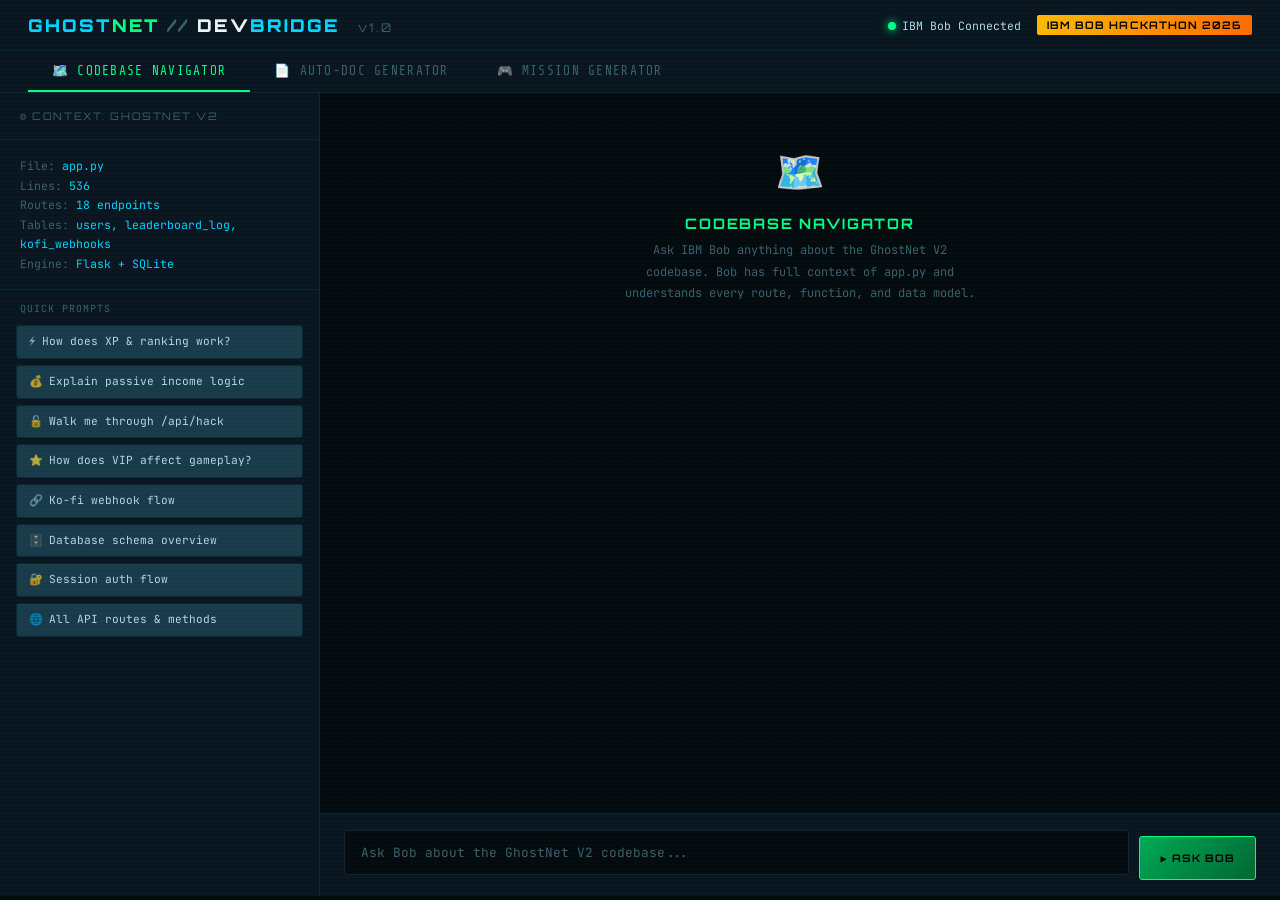
<file: devbridge.html>
<!DOCTYPE html>
<html lang="en">
<head>
<meta charset="UTF-8"/>
<meta name="viewport" content="width=device-width, initial-scale=1.0"/>
<title>GhostNet DevBridge — IBM Bob Hackathon 2026</title>
<link href="https://fonts.googleapis.com/css2?family=Share+Tech+Mono&family=Orbitron:wght@400;700;900&family=JetBrains+Mono:wght@300;400;600&display=swap" rel="stylesheet"/>
<style>
  :root {
    --bg:       #050a0e;
    --surface:  #0a1520;
    --border:   #0d2535;
    --green:    #00ff88;
    --cyan:     #00d4ff;
    --pink:     #ff2d6b;
    --amber:    #ffb800;
    --dim:      #1a3a4a;
    --muted:    #3a6070;
    --text:     #b0d8e8;
    --white:    #e8f4f8;
  }

  * { margin:0; padding:0; box-sizing:border-box; }

  body {
    background: var(--bg);
    color: var(--text);
    font-family: 'JetBrains Mono', monospace;
    min-height: 100vh;
    overflow-x: hidden;
  }

  /* scanline overlay */
  body::before {
    content:'';
    position:fixed; inset:0;
    background: repeating-linear-gradient(
      0deg, transparent, transparent 2px,
      rgba(0,255,136,0.015) 2px, rgba(0,255,136,0.015) 4px
    );
    pointer-events:none; z-index:9999;
  }

  /* ── HEADER ── */
  header {
    display:flex; align-items:center; justify-content:space-between;
    padding: 14px 28px;
    background: var(--surface);
    border-bottom: 1px solid var(--border);
    position: sticky; top:0; z-index:100;
  }

  .logo {
    font-family:'Orbitron', monospace;
    font-weight:900; font-size:1.1rem;
    letter-spacing:.12em;
  }
  .logo span.g { color: var(--cyan); }
  .logo span.n { color: var(--green); }
  .logo span.db { color: var(--muted); font-weight:400; font-size:.75rem; margin-left:10px; }

  .badge {
    font-size:.65rem; letter-spacing:.1em;
    background: linear-gradient(90deg,#ffb800,#ff6b00);
    color:#000; padding:3px 10px; border-radius:2px;
    font-family:'Orbitron',monospace; font-weight:700;
  }

  .status-dot {
    width:8px; height:8px; border-radius:50%;
    background:var(--green);
    box-shadow:0 0 8px var(--green);
    display:inline-block; margin-right:6px;
    animation: pulse 2s infinite;
  }
  @keyframes pulse { 0%,100%{opacity:1} 50%{opacity:.3} }

  /* ── TABS ── */
  .tabs {
    display:flex; gap:0;
    border-bottom:1px solid var(--border);
    background: var(--surface);
    padding: 0 28px;
  }

  .tab {
    padding:12px 24px; cursor:pointer;
    font-family:'Share Tech Mono',monospace;
    font-size:.8rem; letter-spacing:.1em; text-transform:uppercase;
    color: var(--muted); border:none; background:none;
    border-bottom:2px solid transparent;
    transition: all .2s; position:relative;
  }
  .tab:hover { color:var(--text); }
  .tab.active { color:var(--green); border-bottom-color:var(--green); }
  .tab .tab-icon { margin-right:8px; }

  /* ── LAYOUT ── */
  .container {
    display:grid; grid-template-columns:320px 1fr;
    height: calc(100vh - 97px);
  }

  /* ── SIDEBAR ── */
  .sidebar {
    background: var(--surface);
    border-right:1px solid var(--border);
    display:flex; flex-direction:column;
    overflow:hidden;
  }

  .sidebar-title {
    padding:16px 20px;
    font-family:'Orbitron',monospace;
    font-size:.65rem; letter-spacing:.15em;
    color:var(--muted); text-transform:uppercase;
    border-bottom:1px solid var(--border);
  }

  .context-info {
    padding:16px 20px;
    border-bottom:1px solid var(--border);
    font-size:.72rem; line-height:1.7;
  }
  .context-info .label { color:var(--muted); }
  .context-info .val { color:var(--cyan); }

  .quick-prompts { padding:12px 16px; flex:1; overflow-y:auto; }
  .quick-title {
    font-size:.62rem; color:var(--muted);
    letter-spacing:.1em; text-transform:uppercase;
    margin-bottom:10px; padding-left:4px;
  }

  .prompt-chip {
    display:block; width:100%;
    text-align:left; background:var(--dim);
    border:1px solid var(--border); color:var(--text);
    padding:8px 12px; margin-bottom:6px;
    font-family:'JetBrains Mono',monospace; font-size:.7rem;
    cursor:pointer; border-radius:3px;
    transition:all .15s; line-height:1.4;
  }
  .prompt-chip:hover {
    border-color:var(--cyan); color:var(--cyan);
    background: rgba(0,212,255,.07);
  }
  .prompt-chip .chip-icon { margin-right:6px; opacity:.7; }

  /* ── MAIN PANEL ── */
  .main {
    display:flex; flex-direction:column;
    background:var(--bg);
    overflow:hidden;
  }

  .panel { display:none; flex:1; flex-direction:column; overflow:hidden; }
  .panel.active { display:flex; }

  /* ── CHAT / OUTPUT ── */
  .output-area {
    flex:1; overflow-y:auto; padding:24px 28px;
    scroll-behavior:smooth;
  }

  .output-area::-webkit-scrollbar { width:4px; }
  .output-area::-webkit-scrollbar-track { background:transparent; }
  .output-area::-webkit-scrollbar-thumb { background:var(--dim); border-radius:2px; }

  .msg {
    margin-bottom:20px; animation: fadeIn .3s ease;
  }
  @keyframes fadeIn { from{opacity:0;transform:translateY(8px)} to{opacity:1;transform:translateY(0)} }

  .msg-user {
    display:flex; justify-content:flex-end;
  }
  .msg-user .bubble {
    background:var(--dim); border:1px solid var(--border);
    color:var(--white); padding:10px 16px;
    border-radius:3px 3px 0 3px; font-size:.8rem;
    max-width:70%; line-height:1.6;
  }

  .msg-bot { display:flex; gap:12px; align-items:flex-start; }
  .bot-avatar {
    width:32px; height:32px; flex-shrink:0;
    background:linear-gradient(135deg,#003a1a,#001a0d);
    border:1px solid var(--green); border-radius:3px;
    display:flex; align-items:center; justify-content:center;
    font-size:.75rem; color:var(--green);
    font-family:'Orbitron',monospace; font-weight:700;
  }
  .msg-bot .bubble {
    background:var(--surface); border:1px solid var(--border);
    color:var(--text); padding:14px 18px;
    border-radius:0 3px 3px 3px; font-size:.78rem;
    max-width:85%; line-height:1.8; flex:1;
  }

  .msg-bot .bubble pre {
    background:#020a0f; border:1px solid var(--border);
    padding:12px; margin:10px 0; border-radius:3px;
    overflow-x:auto; font-size:.72rem;
    color:var(--green); line-height:1.6;
  }

  .msg-bot .bubble code {
    background:#020a0f; color:var(--amber);
    padding:1px 5px; border-radius:2px; font-size:.75rem;
  }

  .msg-bot .bubble strong { color:var(--cyan); font-weight:600; }
  .msg-bot .bubble em { color:var(--green); font-style:normal; }

  .thinking {
    display:flex; align-items:center; gap:8px;
    color:var(--muted); font-size:.72rem; padding:10px 0;
  }
  .thinking-dots span {
    display:inline-block; width:5px; height:5px;
    background:var(--green); border-radius:50%;
    animation:blink 1.2s infinite;
    margin:0 2px;
  }
  .thinking-dots span:nth-child(2){animation-delay:.2s}
  .thinking-dots span:nth-child(3){animation-delay:.4s}
  @keyframes blink{0%,100%{opacity:.2}50%{opacity:1}}

  /* ── INPUT ── */
  .input-area {
    padding:16px 24px;
    border-top:1px solid var(--border);
    background:var(--surface);
    display:flex; gap:10px; align-items:flex-end;
  }

  .input-wrap { flex:1; position:relative; }

  textarea {
    width:100%; background:var(--bg);
    border:1px solid var(--border); color:var(--white);
    font-family:'JetBrains Mono',monospace; font-size:.8rem;
    padding:12px 16px; border-radius:3px; resize:none;
    min-height:44px; max-height:120px;
    transition:border-color .2s; line-height:1.5;
  }
  textarea:focus { outline:none; border-color:var(--green); }
  textarea::placeholder { color:var(--muted); }

  .send-btn {
    padding:10px 20px; height:44px;
    background:linear-gradient(135deg,#00aa55,#006633);
    border:1px solid var(--green); color:#000;
    font-family:'Orbitron',monospace; font-size:.65rem;
    font-weight:700; letter-spacing:.1em;
    cursor:pointer; border-radius:3px;
    transition:all .2s; white-space:nowrap;
  }
  .send-btn:hover:not(:disabled) {
    background:var(--green);
    box-shadow:0 0 20px rgba(0,255,136,.3);
  }
  .send-btn:disabled { opacity:.4; cursor:not-allowed; }

  /* ── DOC GENERATOR PANEL ── */
  .doc-grid {
    display:grid; grid-template-columns:1fr 1fr;
    gap:0; flex:1; overflow:hidden;
  }
  .doc-left, .doc-right {
    display:flex; flex-direction:column; overflow:hidden;
  }
  .doc-left { border-right:1px solid var(--border); }

  .panel-label {
    padding:10px 20px; font-size:.65rem;
    letter-spacing:.12em; color:var(--muted);
    text-transform:uppercase; border-bottom:1px solid var(--border);
    font-family:'Share Tech Mono',monospace;
    background:var(--surface);
    display:flex; justify-content:space-between; align-items:center;
  }

  .panel-label .copy-btn {
    background:none; border:1px solid var(--muted);
    color:var(--muted); padding:2px 8px; font-size:.6rem;
    cursor:pointer; border-radius:2px; font-family:'JetBrains Mono',monospace;
    transition:all .2s;
  }
  .panel-label .copy-btn:hover { border-color:var(--green); color:var(--green); }

  .doc-input-area {
    flex:1; padding:16px;
    display:flex; flex-direction:column; gap:12px;
    overflow-y:auto;
  }

  .form-group { display:flex; flex-direction:column; gap:6px; }
  .form-label {
    font-size:.65rem; color:var(--muted);
    letter-spacing:.08em; text-transform:uppercase;
  }
  select, input[type=text] {
    background:var(--bg); border:1px solid var(--border);
    color:var(--white); font-family:'JetBrains Mono',monospace;
    font-size:.78rem; padding:8px 12px; border-radius:3px;
    transition:border-color .2s;
  }
  select:focus, input[type=text]:focus {
    outline:none; border-color:var(--cyan);
  }
  option { background:var(--bg); }

  .gen-btn {
    padding:10px; background:linear-gradient(135deg,#003366,#001a4d);
    border:1px solid var(--cyan); color:var(--cyan);
    font-family:'Orbitron',monospace; font-size:.65rem;
    font-weight:700; letter-spacing:.1em; cursor:pointer;
    border-radius:3px; transition:all .2s;
  }
  .gen-btn:hover:not(:disabled) {
    background:rgba(0,212,255,.15);
    box-shadow:0 0 15px rgba(0,212,255,.2);
  }
  .gen-btn:disabled { opacity:.4; cursor:not-allowed; }

  .doc-output {
    flex:1; padding:16px; overflow-y:auto;
    font-size:.73rem; line-height:1.8; color:var(--text);
    white-space:pre-wrap; font-family:'JetBrains Mono',monospace;
  }
  .doc-output::-webkit-scrollbar { width:3px; }
  .doc-output::-webkit-scrollbar-thumb { background:var(--dim); }

  .doc-placeholder {
    color:var(--muted); font-style:italic; font-size:.75rem;
    text-align:center; margin-top:60px;
  }

  /* ── MISSION PANEL ── */
  .mission-panel {
    display:flex; flex-direction:column; flex:1; overflow:hidden;
  }
  .mission-controls {
    padding:16px 20px; border-bottom:1px solid var(--border);
    background:var(--surface);
    display:flex; gap:10px; flex-wrap:wrap; align-items:flex-end;
  }
  .mission-controls .form-group { flex:1; min-width:140px; }
  .mission-output {
    flex:1; overflow-y:auto; padding:20px 24px;
  }

  .mission-card {
    background:var(--surface); border:1px solid var(--border);
    border-left:3px solid var(--pink);
    padding:18px; margin-bottom:14px; border-radius:0 3px 3px 0;
    animation:fadeIn .3s ease;
  }
  .mission-card .m-title {
    font-family:'Orbitron',monospace; font-weight:700;
    color:var(--white); font-size:.85rem; margin-bottom:8px;
  }
  .mission-card .m-meta {
    display:flex; gap:16px; margin-bottom:12px;
    font-size:.68rem; color:var(--muted);
  }
  .mission-card .m-meta span { color:var(--amber); }
  .mission-card .m-desc { font-size:.75rem; line-height:1.7; color:var(--text); margin-bottom:10px; }
  .mission-card .m-hint {
    font-size:.7rem; color:var(--green);
    background:#001a0d; border:1px solid #003320;
    padding:8px 12px; border-radius:3px; margin-bottom:8px;
  }
  .mission-card .m-sql {
    font-size:.68rem; color:var(--cyan);
    background:#001220; border:1px solid #002040;
    padding:8px 12px; border-radius:3px;
    white-space:pre-wrap; font-family:'JetBrains Mono',monospace;
  }
  .mission-card .m-mitre {
    font-size:.68rem; color:var(--pink);
    margin-top:8px;
  }

  /* ── WELCOME MSG ── */
  .welcome {
    padding:28px; flex:1;
    display:flex; flex-direction:column; justify-content:center;
    align-items:center; text-align:center;
    color:var(--muted);
  }
  .welcome .w-icon { font-size:2.5rem; margin-bottom:16px; }
  .welcome h3 {
    font-family:'Orbitron',monospace; font-size:.9rem;
    color:var(--green); margin-bottom:8px; letter-spacing:.12em;
  }
  .welcome p { font-size:.75rem; line-height:1.8; max-width:360px; }

  /* ── SCROLLBAR ── */
  ::-webkit-scrollbar { width:4px; height:4px; }
  ::-webkit-scrollbar-track { background:transparent; }
  ::-webkit-scrollbar-thumb { background:var(--dim); }

  /* grid background */
  .main { background-image: radial-gradient(circle at 1px 1px, rgba(0,212,255,.03) 1px, transparent 0); background-size:28px 28px; }
</style>
</head>
<body>

<header>
  <div class="logo">
    <span class="g">GHOST</span><span class="n">NET</span>
    <span style="color:var(--muted)"> // </span>
    <span style="color:var(--white)">DEV</span><span style="color:var(--cyan)">BRIDGE</span>
    <span class="db">v1.0</span>
  </div>
  <div style="display:flex;align-items:center;gap:16px;font-size:.72rem">
    <span><span class="status-dot"></span>IBM Bob Connected</span>
    <span class="badge">IBM BOB HACKATHON 2026</span>
  </div>
</header>

<div class="tabs">
  <button class="tab active" onclick="switchTab('nav',this)">
    <span class="tab-icon">🗺️</span>Codebase Navigator
  </button>
  <button class="tab" onclick="switchTab('doc',this)">
    <span class="tab-icon">📄</span>Auto-Doc Generator
  </button>
  <button class="tab" onclick="switchTab('mission',this)">
    <span class="tab-icon">🎮</span>Mission Generator
  </button>
</div>

<div class="container">

  <!-- SIDEBAR -->
  <div class="sidebar">
    <div class="sidebar-title">⚙ Context: GhostNet V2</div>
    <div class="context-info">
      <div><span class="label">File: </span><span class="val">app.py</span></div>
      <div><span class="label">Lines: </span><span class="val">536</span></div>
      <div><span class="label">Routes: </span><span class="val">18 endpoints</span></div>
      <div><span class="label">Tables: </span><span class="val">users, leaderboard_log, kofi_webhooks</span></div>
      <div><span class="label">Engine: </span><span class="val">Flask + SQLite</span></div>
    </div>
    <div class="quick-prompts">
      <div class="quick-title" id="quick-label">Quick Prompts</div>
      <div id="chips-nav">
        <button class="prompt-chip" onclick="quickPrompt('nav','How does the XP and ranking system work in GhostNet V2?')"><span class="chip-icon">⚡</span>How does XP & ranking work?</button>
        <button class="prompt-chip" onclick="quickPrompt('nav','Explain the passive income logic in apply_passive_income()')"><span class="chip-icon">💰</span>Explain passive income logic</button>
        <button class="prompt-chip" onclick="quickPrompt('nav','What does the /api/hack endpoint do step by step?')"><span class="chip-icon">🔓</span>Walk me through /api/hack</button>
        <button class="prompt-chip" onclick="quickPrompt('nav','How does the VIP tier system affect gameplay?')"><span class="chip-icon">⭐</span>How does VIP affect gameplay?</button>
        <button class="prompt-chip" onclick="quickPrompt('nav','Explain the Ko-fi webhook and VIP tier assignment flow')"><span class="chip-icon">🔗</span>Ko-fi webhook flow</button>
        <button class="prompt-chip" onclick="quickPrompt('nav','What tables are in the SQLite database and what do they store?')"><span class="chip-icon">🗄️</span>Database schema overview</button>
        <button class="prompt-chip" onclick="quickPrompt('nav','How does session authentication work across routes?')"><span class="chip-icon">🔐</span>Session auth flow</button>
        <button class="prompt-chip" onclick="quickPrompt('nav','List all API routes and their HTTP methods')"><span class="chip-icon">🌐</span>All API routes & methods</button>
      </div>
      <div id="chips-doc" style="display:none">
        <button class="prompt-chip" onclick="quickDoc('api_hack','function')"><span class="chip-icon">📝</span>Document api_hack()</button>
        <button class="prompt-chip" onclick="quickDoc('apply_passive_income','function')"><span class="chip-icon">📝</span>Document apply_passive_income()</button>
        <button class="prompt-chip" onclick="quickDoc('/api/botnet/buy','route')"><span class="chip-icon">📝</span>Document /api/botnet/buy</button>
        <button class="prompt-chip" onclick="quickDoc('terminal','route')"><span class="chip-icon">📝</span>Document /terminal route</button>
        <button class="prompt-chip" onclick="quickDoc('admin_action','route')"><span class="chip-icon">📝</span>Document /admin/action</button>
      </div>
      <div id="chips-mission" style="display:none">
        <button class="prompt-chip" onclick="quickMission('Intermediate','Recon')"><span class="chip-icon">🎯</span>Intermediate Recon Mission</button>
        <button class="prompt-chip" onclick="quickMission('Hard','Exploitation')"><span class="chip-icon">💀</span>Hard Exploitation Mission</button>
        <button class="prompt-chip" onclick="quickMission('Easy','Social Engineering')"><span class="chip-icon">🎭</span>Easy Social Eng Mission</button>
        <button class="prompt-chip" onclick="quickMission('Expert','Quantum')"><span class="chip-icon">⚛️</span>Expert Quantum Mission</button>
      </div>
    </div>
  </div>

  <!-- MAIN CONTENT -->
  <div class="main">

    <!-- TAB 1: NAVIGATOR -->
    <div class="panel active" id="panel-nav">
      <div class="output-area" id="output-nav">
        <div class="welcome">
          <div class="w-icon">🗺️</div>
          <h3>CODEBASE NAVIGATOR</h3>
          <p>Ask IBM Bob anything about the GhostNet V2 codebase. Bob has full context of app.py and understands every route, function, and data model.</p>
        </div>
      </div>
      <div class="input-area">
        <div class="input-wrap">
          <textarea id="input-nav" placeholder="Ask Bob about the GhostNet V2 codebase..." rows="1"
            onkeydown="if(event.key==='Enter'&&!event.shiftKey){event.preventDefault();sendNav()}"
            oninput="autoResize(this)"></textarea>
        </div>
        <button class="send-btn" id="btn-nav" onclick="sendNav()">▶ ASK BOB</button>
      </div>
    </div>

    <!-- TAB 2: AUTO-DOC -->
    <div class="panel" id="panel-doc">
      <div class="doc-grid">
        <div class="doc-left">
          <div class="panel-label">⚙ Generate Documentation</div>
          <div class="doc-input-area">
            <div class="form-group">
              <label class="form-label">Target Type</label>
              <select id="doc-type">
                <option value="function">Function</option>
                <option value="route">Route / Endpoint</option>
                <option value="module">Module Overview</option>
                <option value="db">Database Table</option>
              </select>
            </div>
            <div class="form-group">
              <label class="form-label">Target Name</label>
              <input type="text" id="doc-target" placeholder="e.g. apply_passive_income or /api/hack"/>
            </div>
            <div class="form-group">
              <label class="form-label">Output Format</label>
              <select id="doc-format">
                <option value="markdown">Markdown (CODEBASE.md style)</option>
                <option value="docstring">Python Docstring</option>
                <option value="readme">README section</option>
                <option value="api">API Reference</option>
              </select>
            </div>
            <button class="gen-btn" id="btn-doc" onclick="sendDoc()">⚡ GENERATE WITH IBM BOB</button>

            <div style="margin-top:16px;padding:12px;background:var(--bg);border:1px solid var(--border);border-radius:3px;font-size:.68rem;color:var(--muted);line-height:1.7">
              <strong style="color:var(--amber)">📋 Existing Targets</strong><br/><br/>
              <span style="color:var(--cyan)">Functions:</span> get_db, init_db, hash_pw, get_rank, get_user, apply_passive_income<br/><br/>
              <span style="color:var(--cyan)">Routes:</span> /, /register, /login, /logout, /intro, /terminal, /api/hack, /api/botnet/buy, /api/mission, /api/quantum, /api/status, /leaderboard, /vip, /kofi/webhook, /admin, /admin/login, /admin/action, /admin/export
            </div>
          </div>
        </div>
        <div class="doc-right">
          <div class="panel-label">
            📄 Generated Documentation
            <button class="copy-btn" onclick="copyDoc()">COPY</button>
          </div>
          <div class="doc-output" id="doc-output">
            <div class="doc-placeholder">
              Select a target and click Generate.<br/>Bob will produce structured documentation<br/>ready to paste into CODEBASE.md
            </div>
          </div>
        </div>
      </div>
    </div>

    <!-- TAB 3: MISSION GENERATOR -->
    <div class="panel" id="panel-mission">
      <div class="mission-controls">
        <div class="form-group">
          <label class="form-label">Difficulty</label>
          <select id="m-diff">
            <option>Easy</option>
            <option selected>Intermediate</option>
            <option>Hard</option>
            <option>Expert</option>
          </select>
        </div>
        <div class="form-group">
          <label class="form-label">Category</label>
          <select id="m-cat">
            <option>Recon</option>
            <option>Exploitation</option>
            <option>Social Engineering</option>
            <option>Cryptography</option>
            <option>Quantum</option>
            <option>OSINT</option>
            <option>Forensics</option>
          </select>
        </div>
        <div class="form-group">
          <label class="form-label">Min Rank Required</label>
          <select id="m-rank">
            <option value="0">Script Kiddie (0)</option>
            <option value="1">Newbie Hacker (1)</option>
            <option value="3">Junior Hacker (3)</option>
            <option value="5">Hacker (5)</option>
            <option value="7">Senior Hacker (7)</option>
            <option value="9">Elite Hacker (9)</option>
          </select>
        </div>
        <div class="form-group" style="flex:2;min-width:180px">
          <label class="form-label">Theme / Flavor</label>
          <input type="text" id="m-theme" placeholder="e.g. corporate espionage, satellite hack..." value=""/>
        </div>
        <button class="gen-btn" id="btn-mission" onclick="sendMission()" style="height:36px;align-self:flex-end">
          🎮 GENERATE MISSION
        </button>
      </div>
      <div class="mission-output" id="mission-output">
        <div class="welcome" style="justify-content:flex-start;padding-top:40px">
          <div class="w-icon">🎮</div>
          <h3>MISSION CONTENT GENERATOR</h3>
          <p>IBM Bob generates new CTF missions compatible with GhostNet V2's mission schema — complete with SQL seed data and MITRE ATT&CK mappings.</p>
        </div>
      </div>
    </div>

  </div>
</div>

<script>
// ── GHOSTNET V2 CODEBASE CONTEXT ──
const CODEBASE_CONTEXT = `You are IBM Bob, an AI development partner with full context of the GhostNet V2 codebase.

GhostNet V2 is a Flask/SQLite gamified cybersecurity education platform (536 lines, app.py).

=== KEY DATA STRUCTURES ===

RANKS = 11 tiers from Script Kiddie (0 XP) to Quantum Hacker (1,000,000 XP)
  each rank: (xp_threshold, name, emoji)

VIP_TIERS = 3 tiers: script_patron ($2), blackhat_vip ($5), apt_operator ($10)
  each tier has: xp_mult, income_mult, price

MISSIONS = 6 story missions, each with: id, title, req_rank, xp, cash, desc
  Mission IDs 1-6, rank requirements 0,1,3,5,8,10

BOTNETS = 5 node types: spambot($500), ddos($2000), cryptominer($8000), ghostnet($50000), quantum($250000)
  each node: cost, income/min, xp_per_tick, icon

ACHIEVEMENTS = 7 achievements: first_hack, rank5, rank11, millionaire, botnet10, mission_all, quantum_hack

=== DATABASE SCHEMA ===

TABLE users:
  id, username, password(sha256), cash(default 1000), xp(default 0),
  rank_idx, vip_tier(nullable), botnets(JSON '{}'), completed_missions(JSON '[]'),
  achievements(JSON '[]'), last_tick, created_at, story_chapter, banned

TABLE leaderboard_log: id, username, xp, rank_name, logged_at
TABLE kofi_webhooks: id, data, received_at

=== ROUTES ===

GET  /             → index() — login page if not authed, else redirect to /terminal
POST /register     → register() — creates user, sets session, redirects to /intro
POST /login        → login() — authenticates, sets session uid + username
GET  /logout       → logout() — clears session
GET  /intro        → intro() — @login_required, renders intro.html
GET  /terminal     → terminal() — @login_required, applies passive income, renders terminal.html
     Returns: user, rank_name, rank_icon, botnets, botnet_defs, missions, missions_done,
              achievements, achievement_defs, ranks, vip_info, next_xp, xp_pct, vip_tiers
POST /api/hack     → api_hack() — @login_required, JSON {target}
     Logic: 85% success rate, xp_gain 50-200*vip_mult, cash_gain 100-1000*income_mult
     On fail: 20% XP only, $0. Checks first_hack achievement.
     Returns: {ok, msg, xp, cash, rank, rank_name, success}
POST /api/botnet/buy → api_botnet_buy() — @login_required, JSON {node}
     Deducts cost, increments botnets JSON, returns new cash+botnets
POST /api/mission  → api_mission() — @login_required, JSON {id}
     Checks rank, not-already-done. Awards xp*vip_mult, cash*income_mult.
     Checks mission_all achievement. Returns updated stats.
POST /api/quantum  → api_quantum() — requires rank_idx >= 6 (Ghost Operator)
     65% success, awards 500-2000 XP + 5000-50000 cash
GET  /api/status   → api_status() — live ticker, applies passive income, returns current stats
GET  /leaderboard  → top 50 users by XP, non-banned
GET  /vip          → vip page
POST /kofi/webhook → kofi_webhook() — parses Ko-fi webhook, auto-assigns VIP tier by amount
GET  /admin        → admin_dashboard() — requires session.admin
POST /admin/action → admin_action() — ban/unban/grant_vip/revoke_vip/reset/delete
GET  /admin/export → exports all users as JSON

=== KEY FUNCTIONS ===

get_rank(xp) → iterates RANKS, returns highest matching rank_idx
apply_passive_income(user) → calculates elapsed minutes since last_tick,
  income = sum(BOTNETS[node]['income'] * count * minutes * income_mult)
  xp = sum(BOTNETS[node]['xp_per_tick'] * count * minutes * xp_mult)
  Updates DB if > 0, returns updated user dict
login_required → decorator, redirects to / if no session uid
hash_pw(pw) → sha256 hex digest

=== TEMPLATES ===
index.html — login/register page with animated city skyline background
intro.html — new user onboarding
terminal.html — main game terminal with command input
leaderboard.html — top 50 players
admin.html — SOC-style admin dashboard
admin_login.html — admin password auth
vip.html — VIP tier subscription page

=== STACK ===
Python Flask, SQLite, Vanilla JS, Socket.IO-ready
Running on port 5001 (local dev) / nginx reverse proxy (prod)`;

// ── MISSION SCHEMA CONTEXT ──
const MISSION_CONTEXT = `You are IBM Bob generating CTF mission content for GhostNet V2.

The mission schema is:
{'id': int, 'title': str, 'req_rank': int, 'xp': int, 'cash': int, 'desc': str}

Existing missions for reference:
1. First Contact — rank 0 — 500 XP — $2,400 — "Crack the encrypted file."
2. Ghost Protocol — rank 1 — 1,200 XP — $8,000 — "Infiltrate MegaCorp satellite relay."
3. The Leviathan — rank 3 — 3,500 XP — $25,000 — "Rogue botnet in sector 7."
4. Quantum Fault — rank 5 — 8,000 XP — $100,000 — "Zero-day in quantum encryption."
5. Ghost Becomes Legend — rank 8 — 20,000 XP — $500,000 — "Underground knows your name."
6. The Architect — rank 10 — 50,000 XP — $999,999 — "Find the one who sent you the file."

XP scaling: Easy=300-800, Intermediate=1000-4000, Hard=5000-15000, Expert=20000-60000
Cash scaling: Easy=1000-5000, Intermediate=6000-30000, Hard=40000-200000, Expert=300000-999999`;

// ── STATE ──
let navBusy = false, docBusy = false, missionBusy = false;

// ── UTILS ──
function autoResize(el) {
  el.style.height = 'auto';
  el.style.height = Math.min(el.scrollHeight, 120) + 'px';
}

function switchTab(tab, btn) {
  document.querySelectorAll('.tab').forEach(t => t.classList.remove('active'));
  document.querySelectorAll('.panel').forEach(p => p.classList.remove('active'));
  document.querySelectorAll('[id^=chips-]').forEach(c => c.style.display='none');
  btn.classList.add('active');
  document.getElementById('panel-'+tab).classList.add('active');
  document.getElementById('chips-'+tab).style.display='block';
}

function appendMsg(panelId, role, text) {
  const area = document.getElementById('output-'+panelId);
  const welcome = area.querySelector('.welcome');
  if (welcome) welcome.remove();

  const msg = document.createElement('div');
  msg.className = 'msg msg-'+role;

  if (role === 'user') {
    msg.innerHTML = `<div class="bubble">${escHtml(text)}</div>`;
  } else {
    msg.innerHTML = `
      <div class="bot-avatar">BOB</div>
      <div class="bubble">${formatResponse(text)}</div>`;
  }
  area.appendChild(msg);
  area.scrollTop = area.scrollHeight;
  return msg;
}

function showThinking(panelId) {
  const area = document.getElementById('output-'+panelId);
  const el = document.createElement('div');
  el.className = 'msg thinking';
  el.id = 'thinking-'+panelId;
  el.innerHTML = `<div class="bot-avatar" style="font-size:.55rem">BOB</div>
    IBM Bob is analyzing... <div class="thinking-dots"><span></span><span></span><span></span></div>`;
  area.appendChild(el);
  area.scrollTop = area.scrollHeight;
}

function hideThinking(panelId) {
  const el = document.getElementById('thinking-'+panelId);
  if (el) el.remove();
}

function escHtml(t) {
  return t.replace(/&/g,'&amp;').replace(/</g,'&lt;').replace(/>/g,'&gt;');
}

function formatResponse(text) {
  // code blocks
  text = text.replace(/```(\w*)\n?([\s\S]*?)```/g, (_, lang, code) =>
    `<pre>${escHtml(code.trim())}</pre>`);
  // inline code
  text = text.replace(/`([^`]+)`/g, '<code>$1</code>');
  // bold
  text = text.replace(/\*\*([^*]+)\*\*/g, '<strong>$1</strong>');
  // em
  text = text.replace(/\*([^*]+)\*/g, '<em>$1</em>');
  // newlines
  text = text.replace(/\n/g, '<br/>');
  return text;
}

// ── API CALL ──
async function callBob(systemPrompt, userMsg) {
  const response = await fetch('https://api.anthropic.com/v1/messages', {
    method: 'POST',
    headers: { 'Content-Type': 'application/json' },
    body: JSON.stringify({
      model: 'claude-sonnet-4-20250514',
      max_tokens: 1000,
      system: systemPrompt,
      messages: [{ role: 'user', content: userMsg }]
    })
  });
  const data = await response.json();
  if (data.content && data.content[0]) return data.content[0].text;
  throw new Error(data.error?.message || 'API error');
}

// ── TAB 1: NAVIGATOR ──
async function sendNav() {
  if (navBusy) return;
  const input = document.getElementById('input-nav');
  const q = input.value.trim();
  if (!q) return;

  navBusy = true;
  document.getElementById('btn-nav').disabled = true;
  input.value = ''; input.style.height='auto';

  appendMsg('nav','user', q);
  showThinking('nav');

  try {
    const answer = await callBob(
      CODEBASE_CONTEXT + '\n\nAnswer developer questions about the GhostNet V2 codebase clearly and precisely. Use code references where helpful.',
      q
    );
    hideThinking('nav');
    appendMsg('nav','bot', answer);
  } catch(e) {
    hideThinking('nav');
    appendMsg('nav','bot','⚠️ Bob is unreachable: '+e.message);
  }

  navBusy = false;
  document.getElementById('btn-nav').disabled = false;
}

function quickPrompt(tab, prompt) {
  document.getElementById('input-'+tab).value = prompt;
  if(tab==='nav') sendNav();
}

// ── TAB 2: AUTO-DOC ──
async function sendDoc() {
  if (docBusy) return;
  const type = document.getElementById('doc-type').value;
  const target = document.getElementById('doc-target').value.trim();
  const format = document.getElementById('doc-format').value;
  if (!target) { alert('Enter a target name'); return; }

  docBusy = true;
  document.getElementById('btn-doc').disabled = true;
  document.getElementById('doc-output').innerHTML = '<div class="thinking" style="padding:20px"><div class="thinking-dots"><span></span><span></span><span></span></div> &nbsp; Generating documentation...</div>';

  const prompt = `Generate ${format} documentation for the GhostNet V2 ${type}: "${target}".
Include: description, parameters/inputs, return values, side effects, DB interactions, and usage example.
Format it clean and ready to paste into CODEBASE.md.`;

  try {
    const doc = await callBob(
      CODEBASE_CONTEXT + '\n\nYou generate structured developer documentation. Be precise and thorough.',
      prompt
    );
    document.getElementById('doc-output').textContent = doc;
  } catch(e) {
    document.getElementById('doc-output').textContent = '⚠️ Error: '+e.message;
  }

  docBusy = false;
  document.getElementById('btn-doc').disabled = false;
}

function quickDoc(target, type) {
  document.getElementById('doc-target').value = target;
  document.getElementById('doc-type').value = type;
  switchTab('doc', document.querySelectorAll('.tab')[1]);
  sendDoc();
}

function copyDoc() {
  const text = document.getElementById('doc-output').textContent;
  navigator.clipboard.writeText(text).then(() => {
    const btn = document.querySelector('.copy-btn');
    btn.textContent='COPIED!'; btn.style.color='var(--green)';
    setTimeout(()=>{btn.textContent='COPY';btn.style.color='';},2000);
  });
}

// ── TAB 3: MISSION GENERATOR ──
async function sendMission() {
  if (missionBusy) return;
  const diff = document.getElementById('m-diff').value;
  const cat = document.getElementById('m-cat').value;
  const rank = document.getElementById('m-rank').value;
  const theme = document.getElementById('m-theme').value.trim();

  missionBusy = true;
  document.getElementById('btn-mission').disabled = true;

  const output = document.getElementById('mission-output');
  const welcome = output.querySelector('.welcome');
  if(welcome) welcome.remove();

  const loading = document.createElement('div');
  loading.className='thinking';
  loading.style.padding='20px';
  loading.innerHTML='<div class="thinking-dots"><span></span><span></span><span></span></div> &nbsp; Bob is crafting a mission...';
  output.appendChild(loading);
  output.scrollTop = output.scrollHeight;

  const prompt = `Generate a ${diff} difficulty GhostNet V2 CTF mission.
Category: ${cat}
Min rank required: ${rank}
${theme ? 'Theme: '+theme : ''}

Return a JSON object with these fields:
{
  "title": "Mission Title",
  "req_rank": ${rank},
  "xp": number,
  "cash": number,
  "desc": "1-2 sentence atmospheric description",
  "hint1": "First hint for players",
  "hint2": "Second hint (more specific)",
  "objective": "Clear technical objective",
  "mitre": "MITRE ATT&CK technique ID and name",
  "sql": "INSERT INTO missions... SQL seed statement"
}
Return ONLY valid JSON, no markdown fences.`;

  try {
    const raw = await callBob(
      MISSION_CONTEXT + '\n\nGenerate missions that fit the GhostNet V2 narrative and schema. Return only valid JSON.',
      prompt
    );

    let m;
    try {
      const clean = raw.replace(/```json|```/g,'').trim();
      m = JSON.parse(clean);
    } catch(e) {
      m = null;
    }

    loading.remove();

    if (m) {
      const nextId = 7 + output.querySelectorAll('.mission-card').length;
      const card = document.createElement('div');
      card.className = 'mission-card';
      card.innerHTML = `
        <div class="m-title">🎯 ${escHtml(m.title || 'Unknown Mission')}</div>
        <div class="m-meta">
          <span>DIFFICULTY: ${diff}</span>
          <span>XP: <span>${(m.xp||0).toLocaleString()}</span></span>
          <span>CASH: <span>$${(m.cash||0).toLocaleString()}</span></span>
          <span>REQ RANK: <span>${m.req_rank}</span></span>
          <span>CAT: <span>${cat}</span></span>
        </div>
        <div class="m-desc">${escHtml(m.desc||'')}</div>
        <div class="m-hint">💡 Hint 1: ${escHtml(m.hint1||'')}</div>
        <div class="m-hint">💡 Hint 2: ${escHtml(m.hint2||'')}</div>
        <div class="m-desc"><strong>Objective:</strong> ${escHtml(m.objective||'')}</div>
        ${m.mitre ? `<div class="m-mitre">🛡️ MITRE: ${escHtml(m.mitre)}</div>` : ''}
        ${m.sql ? `<div class="m-sql">${escHtml(m.sql)}</div>` : ''}`;
      output.appendChild(card);
    } else {
      const card = document.createElement('div');
      card.className='mission-card';
      card.innerHTML=`<div class="m-desc" style="color:var(--amber)">Bob returned unstructured content:<br/><br/>${escHtml(raw)}</div>`;
      output.appendChild(card);
    }
  } catch(e) {
    loading.remove();
    const err = document.createElement('div');
    err.className='mission-card';
    err.innerHTML=`<div class="m-desc" style="color:var(--pink)">⚠️ Error: ${escHtml(e.message)}</div>`;
    output.appendChild(err);
  }

  output.scrollTop = output.scrollHeight;
  missionBusy = false;
  document.getElementById('btn-mission').disabled = false;
}

function quickMission(diff, cat) {
  document.getElementById('m-diff').value = diff;
  document.getElementById('m-cat').value = cat;
  switchTab('mission', document.querySelectorAll('.tab')[2]);
  sendMission();
}

// ── INIT ──
document.getElementById('chips-nav').style.display='block';
</script>
</body>
</html>
</file>
